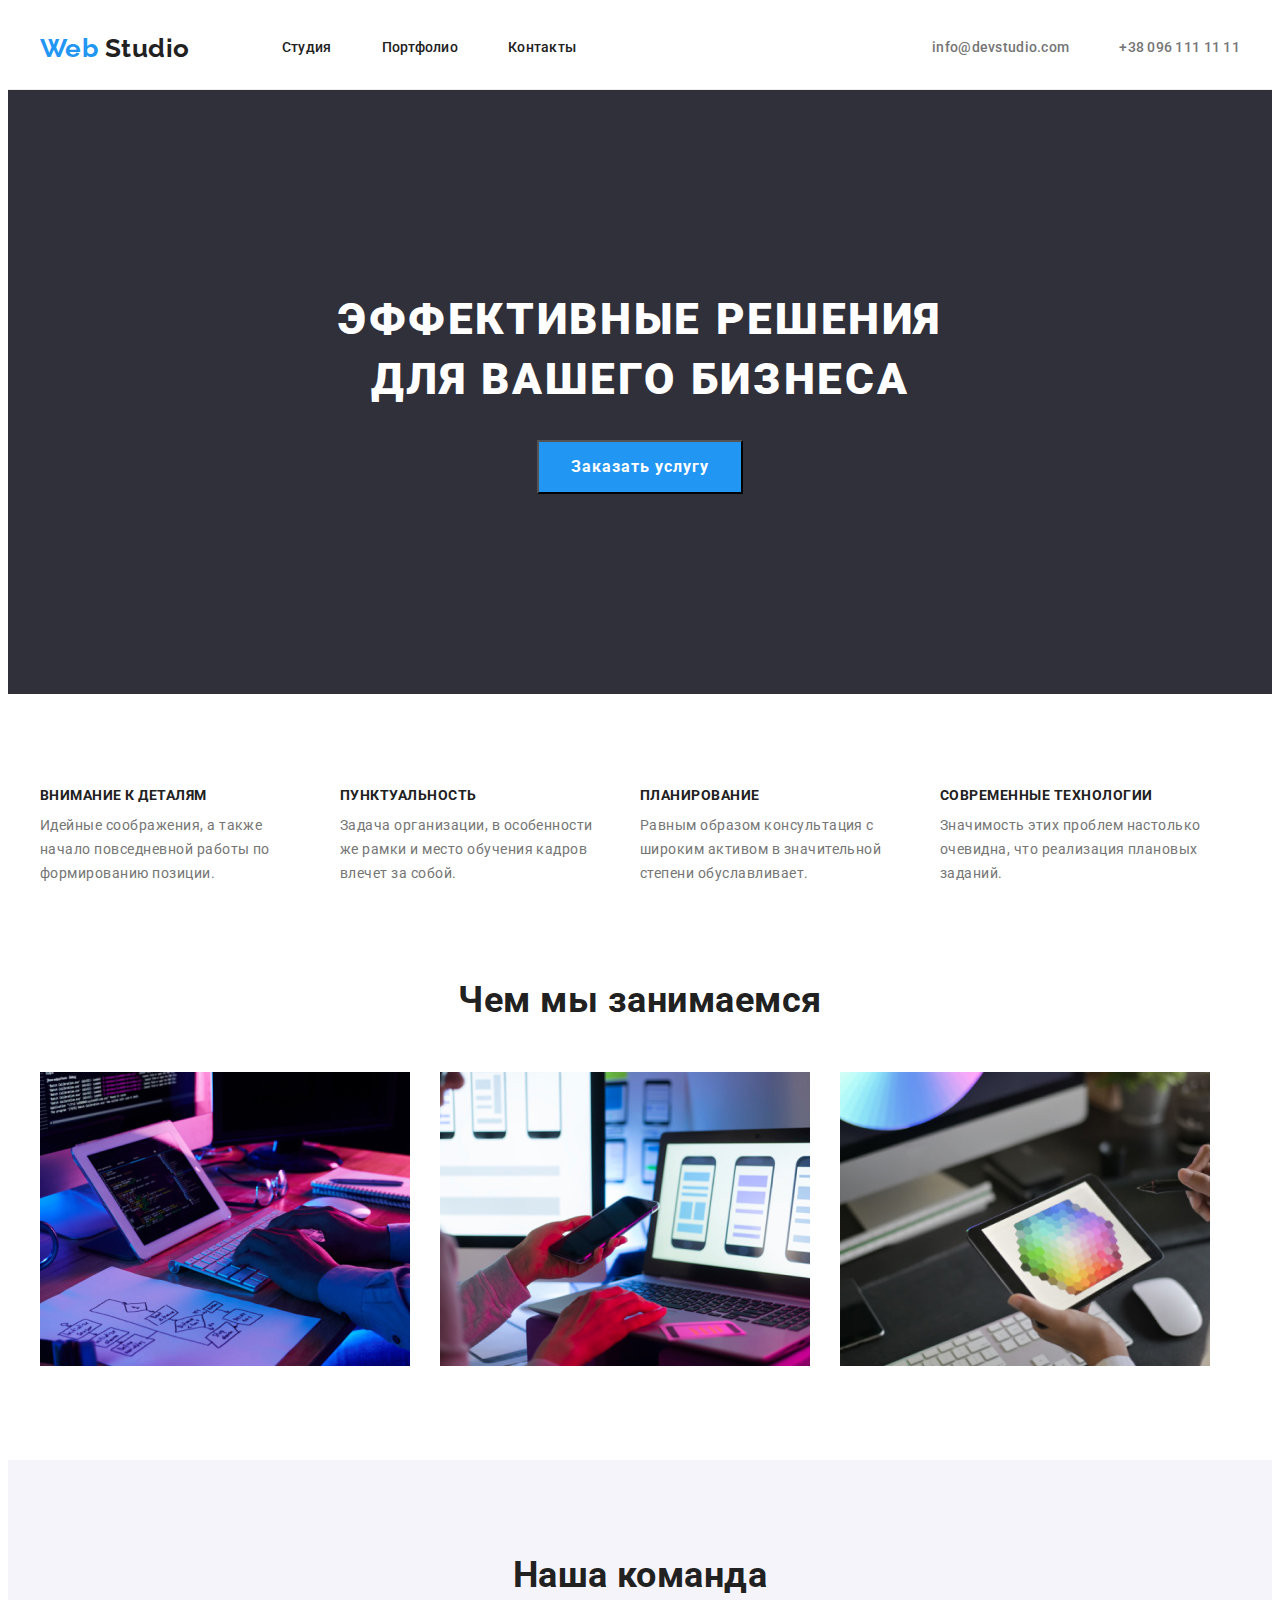
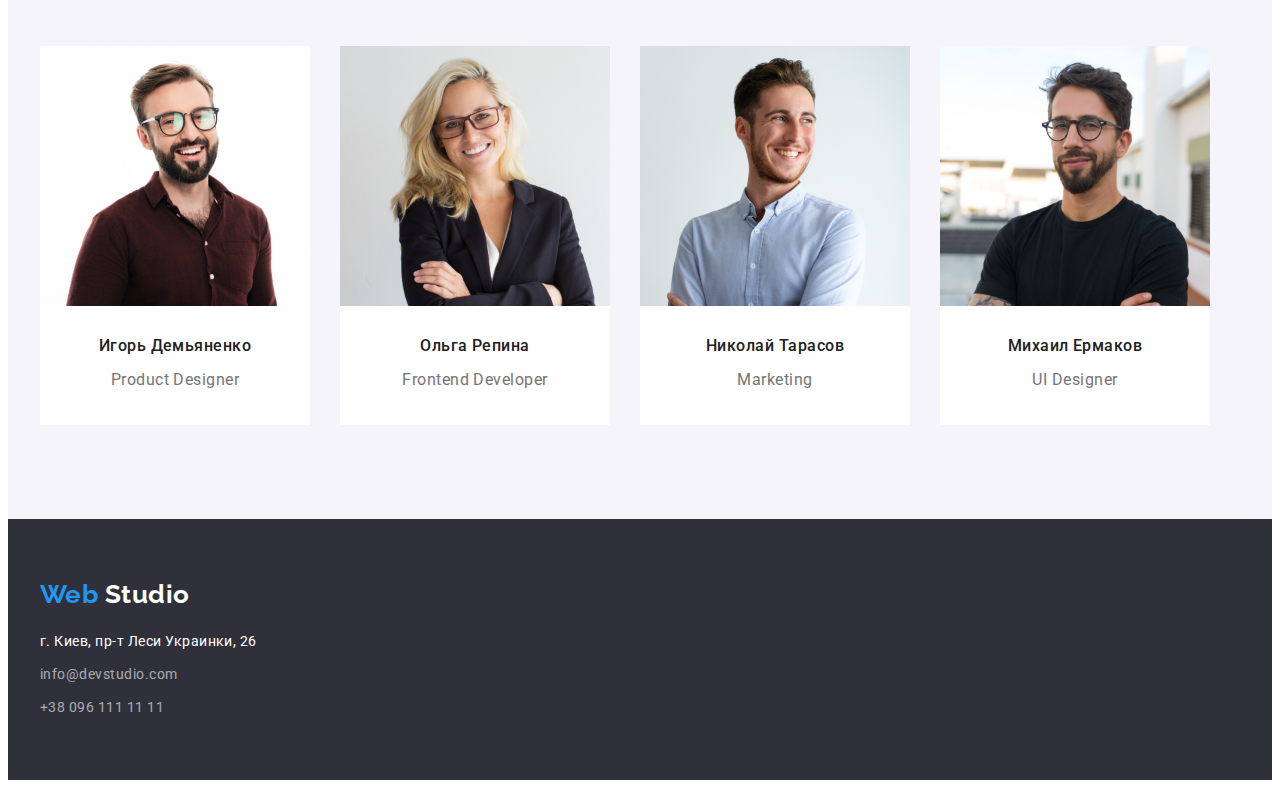
<file: index.html>
<!DOCTYPE html>
<html lang="ru">
<head>
    <meta charset="UTF-8">
    <meta http-equiv="X-UA-Compatible" content="IE=edge">
    <meta name="viewport" content="width=device-width, initial-scale=1.0">
    <title>Document</title>
    <link rel="preconnect" href="https://fonts.googleapis.com">
    <link rel="preconnect" href="https://fonts.gstatic.com" crossorigin>
    <link href="https://fonts.googleapis.com/css2?family=Raleway:wght@700&family=Roboto:wght@400;500;700;900&display=swap" rel="stylesheet">
    <link rel="stylesheet" href="https://cdnjs.cloudflare.com/ajax/libs/modern-normalize/1.1.0/modern-normalize.min.css" integrity="sha512-wpPYUAdjBVSE4KJnH1VR1HeZfpl1ub8YT/NKx4PuQ5NmX2tKuGu6U/JRp5y+Y8XG2tV+wKQpNHVUX03MfMFn9Q==" crossorigin="anonymous" referrerpolicy="no-referrer" />
    <link rel="stylesheet" href="./styles/styles.css"/>
</head>
<body class="page">
  <!--Cap-->
    <header class="page-header">
        <div class="conteiner main-div">
            <nav class="navigation">
                <a href="" class="logo">Web<span class="title"> Studio</span>
                </a>
                   <ul class="site-nav list">
                       <li class="item"><a class="link" href="./index.html">Студия</a></li>
                       <li class="item"><a class="link" href="./portfolio.html">Портфолио</a></li>
                       <li class="item"><a class="link" href="">Контакты</a></li>
                   </ul>             
            </nav>            
                   <ul class="site-list list">
                       <li class="item"><a href="mailto:info@devstudio.com" class="header-text">info@devstudio.com</a></li>
                       <li class="item"><a href="tel:+380961111111" class="header-text">+38 096 111 11 11</a></li>
                   </ul>
        </div>    
    </header>
  <!--Main-->
    <main>
        <!--Hero-->
        <section class="hero">
                <h1 class="hero-title">Эффективные решения для вашего бизнеса</h1>
                <button type="button" class="hero-button">Заказать услугу</button>
                
        </section>        
        <!--Advantages-->
        <section class="section">
            <div class="conteiner">
                <h2 class="section-title" hidden>Advantages</h2>
                <ul class="advantages-list list">
                    <li class="item">
                        <h3 class="advantages-title">Внимание к деталям</h3>
                        <p class="advantages-text">Идейные соображения, а также начало повседневной работы по формированию позиции.</p>
                    </li>
                    <li class="item">
                        <h3 class="advantages-title">Пунктуальность</h3>
                        <p class="advantages-text">Задача организации, в особенности же рамки и место обучения кадров влечет за собой.</p>
                    </li>
                    <li class="item">
                        <h3 class="advantages-title">Планирование</h3>
                        <p class="advantages-text">Равным образом консультация с широким активом в значительной степени обуславливает.</p>
                    </li>
                    <li class="item">
                        <h3 class="advantages-title">Современные технологии</h3>
                        <p class="advantages-text">Значимость этих проблем настолько очевидна, что реализация плановых заданий.</p>
                    </li>
                </ul>
            </div>           
        </section>
        <!--What_we_do-->
        <section class="section no-padding">
            <div class="conteiner mail-do">
                <h2 class="section-title centered">Чем мы занимаемся</h2>
                <ul class="do-list list">
                    <li class="item"><img src="./images/images1/pc1.jpg" alt="picture1" width="370"></li>
                    <li class="item"><img src="./images/images1/pc2.jpg" alt="picture2" width="370"></li>
                    <li class="item"><img src="./images/images1/pc3.jpg" alt="picture3" width="370"></li>
                </ul>
            </div>           
        </section>
        <!--Team-->
        <section class="section team">
            <div class="conteiner">
                <h2 class="section-title centered">Наша команда</h2>
                <ul class="site-nav list">
                    <li class="team-list">
                        <img src="./images/images1/igor.jpg" alt="Игорь Демьяненко" width="270" height="260">
                        <div class="title-text">
                            <h3 class="title">Игорь Демьяненко</h3>
                            <p class="text">Product Designer</p>
                        </div>                     
                    </li>
                    <li class="team-list">
                         <img src="./images/images1/helga.jpg" alt="Ольга Репина" width="270" height="260">
                         <div class="title-text">
                            <h3 class="title">Ольга Репина</h3>
                            <p class="text">Frontend Developer</p>
                         </div>                   
                    </li>
                    <li class="team-list">
                     <img src="./images/images1/nikola.jpg" alt="Николай Тарасов" width="270" height="260">
                     <div class="title-text">
                        <h3 class="title">Николай Тарасов</h3>
                        <p class="text">Marketing</p>
                     </div>                     
                    </li>
                    <li class="team-list">
                     <img src="./images/images1/mih.jpg" alt="Михаил Ермаков" width="270" height="260">
                     <div class="title-text">
                        <h3 class="title">Михаил Ермаков</h3>
                        <p class="text">UI Designer</p>
                     </div>                  
                    </li>
                </ul>
            </div>           
        </section>
    </main>
  <!--Attic-->
    <footer class="footer">
        <div class="conteiner">
            <a href="" class="logo-footer">
                Web<span class="title-footer"> Studio</span>
            </a>
                <div class="footer-text">
                <p class="adress">
                    г. Киев, пр-т Леси Украинки, 26
                </p>
                <a href="mailto:info@devstudio.com" class="adress-mail">info@devstudio.com</a> 
                <a href="tel:+380961111111" class="adress-tel">+38 096 111 11 11</a>
            </div>        
        </div>        
    </footer>
  </body>
</html>
</file>
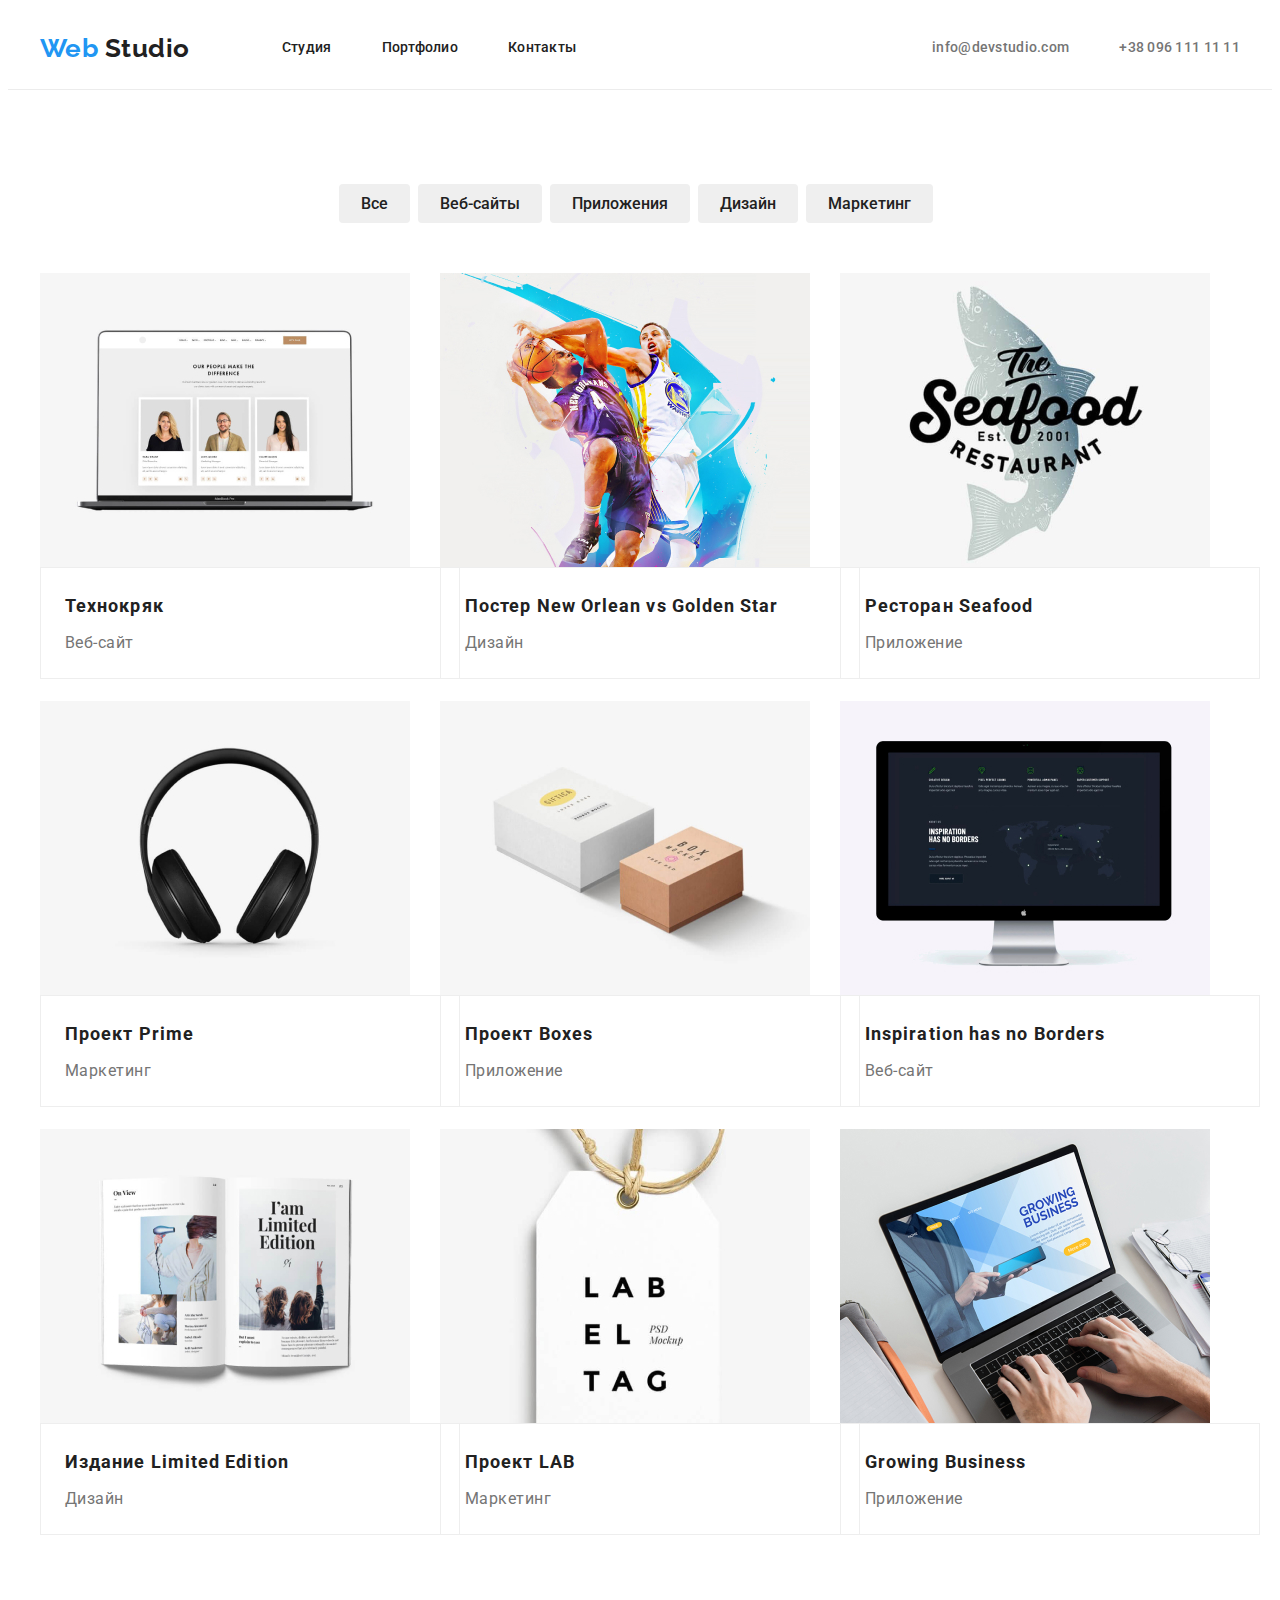
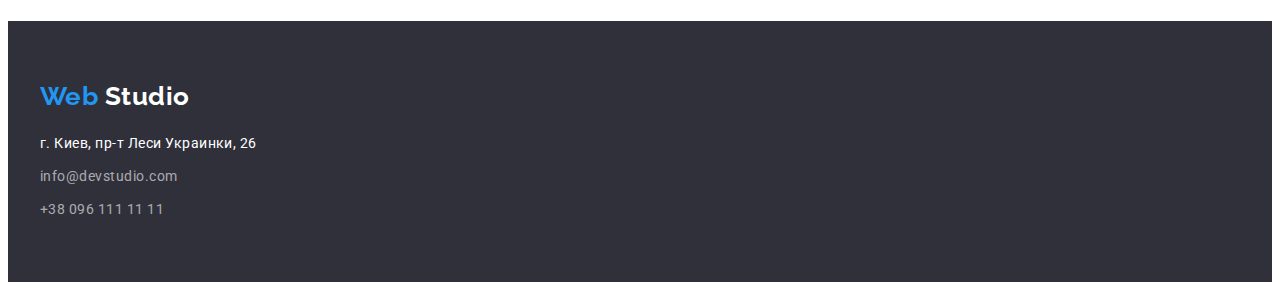
<file: portfolio.html>
<!DOCTYPE html>
<html lang="ru">
<head>
    <meta charset="UTF-8">
    <meta http-equiv="X-UA-Compatible" content="IE=edge">
    <meta name="viewport" content="width=device-width, initial-scale=1.0">
    <title>Document</title>
    <link rel="preconnect" href="https://fonts.googleapis.com">
    <link rel="preconnect" href="https://fonts.gstatic.com" crossorigin>
    <link href="https://fonts.googleapis.com/css2?family=Raleway:wght@700&family=Roboto:wght@400;500;700;900&display=swap" rel="stylesheet">
    <link rel="stylesheet" href="https://cdnjs.cloudflare.com/ajax/libs/modern-normalize/1.1.0/modern-normalize.min.css" integrity="sha512-wpPYUAdjBVSE4KJnH1VR1HeZfpl1ub8YT/NKx4PuQ5NmX2tKuGu6U/JRp5y+Y8XG2tV+wKQpNHVUX03MfMFn9Q==" crossorigin="anonymous" referrerpolicy="no-referrer" />
    <link rel="stylesheet" href="./styles/styles.css"/>
</head>
<body>
    <!--Cap-->
    <header class="page-header">
        <div class="conteiner main-div">
            <nav class="navigation">
                <a href="" class="logo">Web<span class="title"> Studio</span>
                </a>
                   <ul class="site-nav list">
                       <li class="item"><a class="link" href="./index.html">Студия</a></li>
                       <li class="item"><a class="link" href="./portfolio.html">Портфолио</a></li>
                       <li class="item"><a class="link" href="">Контакты</a></li>
                   </ul>             
            </nav>
            
                   <ul class="site-list list">
                       <li class="item"><a href="mailto:info@devstudio.com" class="header-text">info@devstudio.com</a></li>
                       <li class="item"><a href="tel:+380961111111" class="header-text">+38 096 111 11 11</a></li>
                   </ul>
        </div>    
    </header>
  <!--Main-->
    <main>
    <section class="section main">
        <h1 hidden>Our work</h1>
         <!--Filter-->
         <div class="conteiner">
            <h2 class="filter" hidden>Filter</h2>
            <ul class="list-filter">
                <li class="item"><button type="button" class="button-list">Все</button></li>
                <li class="item"><button type="button" class="button-list">Веб-сайты</button></li>
                <li class="item"><button type="button" class="button-list">Приложения</button></li>
                <li class="item"><button type="button" class="button-list">Дизайн</button></li>
                <li class="item"><button type="button" class="button-list">Маркетинг</button></li>
            </ul>
          </div>       
        <!--Project-->
        <div class="conteiner">
            <h2 class="progect"hidden>Project</h2>
            <ul class="project-list list">
                <li class="bloc">
                    <img src="./images/images1/технокряк.jpg" alt="Макет Вєб-сайта" width="370" height="295">
                   
                    <div class="bloc-text">  
                        <h3 class="title">Технокряк</h3>
                        <p class="text">Веб-сайт</p>
                    </div>
                </li>
                <li class="bloc">
                    <img src="./images/images1/ПостерNOGS.jpg" alt="Постер" width="370" height="295">
                  
                    <div class="bloc-text">
                    <h3 class="title">Постер New Orlean vs Golden Star</h3>
                    <p class="text">Дизайн</p>
                    </div>                   
                </li>
                <li class="bloc">
                    <img src="./images/images1/РесторанSeafood.jpg" alt="Макет для ресторана" width="370" height="295">
                   
                    <div class="bloc-text">
                        <h3 class="title">Ресторан Seafood</h3>
                        <p class="text">Приложение</p>
                    </div>                  
                </li>
                <li class="bloc">
                    <img src="./images/images1/ПроектPrime.jpg" alt="наушники" width="370" height="295">
                    <p class="imag-text" hidden>Расширенное описание проекта в текстовом формате </p>
                    <div class="bloc-text">
                        <h3 class="title">Проект Prime</h3>
                        <p class="text">Маркетинг</p>
                    </div>                   
                </li>
                <li class="bloc">
                    <img src="./images/images1/ПроектBoxes.jpg" alt="коробочки" width="370" height="295">
                    <p class="imag-text" hidden>Расширенное описание проекта в текстовом формате </p>
                    <div class="bloc-text">  
                        <h3 class="title">Проект Boxes</h3>
                        <p class="text">Приложение</p>
                    </div>                   
                </li>
                <li class="bloc">
                    <img src="./images/images1/InspirationhasnoBorders.jpg" alt="монитор" width="370" height="295">
                    <p class="imag-text" hidden>Расширенное описание проекта в текстовом формате </p>
                    <div class="bloc-text">
                        <h3 class="title">Inspiration has no Borders</h3>
                        <p class="text">Веб-сайт</p>
                    </div>                  
                </li>
                <li class="bloc">
                    <img src="./images/images1/ИзданиеLimitedEdition.jpg" alt="журнал" width="370" height="295">
                    <p class="imag-text" hidden>Расширенное описание проекта в текстовом формате </p>
                    <div class="bloc-text">
                        <h3 class="title">Издание Limited Edition</h3>
                        <p class="text">Дизайн</p>
                    </div>                  
                </li>
                <li class="bloc">
                    <img src="./images/images1/ПроектLAB.jpg" alt="пост-материал" width="370" height="295">
                    <p class="imag-text" hidden>Расширенное описание проекта в текстовом формате </p>
                    <div class="bloc-text">
                        <h3 class="title">Проект LAB</h3>
                        <p class="text">Маркетинг</p>
                    </div>                   
                </li>
                <li class="bloc">
                    <img src="./images/images1/GrowingBusiness.jpg" alt="ноут с веб-сайтом" width="370" height="295">
                    <p class="imag-text" hidden>Расширенное описание проекта в текстовом формате </p>
                    <div class="bloc-text">
                        <h3 class="title">Growing Business</h3>
                        <p class="text">Приложение</p>
                    </div>                    
                </li>
            </ul>
        </div>
        
    </section>
    </main>
    <!--Attic-->
    <footer class="footer">
        <div class="conteiner">
            <a href="" class="logo-footer">
                Web<span class="title-footer"> Studio</span>
            </a>       
            <div class="footer-text">
                <p class="adress">
                    г. Киев, пр-т Леси Украинки, 26
                </p>
                 <a href="mailto:info@devstudio.com" class="adress-mail">info@devstudio.com</a> 
                <a href="tel:+380961111111" class="adress-tel">+38 096 111 11 11</a>
            </div>        
        </div>        
    </footer>
</body>
</html>
</file>
<file: styles/styles.css>
/*основной цвет текста и телефона #757575*/
/*основной tecxt #212121*/
/*основной цвет фона secshen #E5E5E5*/
/*цвет заголовка в герое h1 #FFFFFF*/
/*цвет ссілок и кнопок (єл.адеса) #2196F3*/
/*цвет фона футера и хыда #2F303A*/
/* цвет серого фона #F5F4FA*/
/**/
:root {
    --primary-text-color: #212121;
    --text-color: #757575;
    --accent-text: #2196F3;
    --herotitle: #FFFFFF;
    --bgr-color: #FFFFFF;

}
/*body */
body {
    height: auto;

    background-color: var(--bgr-color) ;
    color: var(--primary-text-color);
    font-family: Roboto, sans-serif;
    letter-spacing: 0.03em;
}
.list {
    padding: 0;
    margin: 0;
    list-style: none;
}
h1, h2, h3, p {
    margin: 0;
}
     /*общее main*/
.section {
    padding-top: 94px;
    padding-bottom: 94px;
}
.conteiner { 
    display: block;

    width: 1200px;
    margin-left: auto;
    margin-right: auto;
    padding-left: 15px;
    padding-right: 15px;     
}

/*header*/
.page-header {
    border-bottom: 1px solid #ECECEC ;
}
.main-div {
    display: flex;
    align-items: center; 
}
.navigation {
    display: flex;
    margin: 0;
    padding: 0;
}
.logo {
    display: block;
    padding-top: 25px;
    padding-bottom: 25px;
    margin-right: 92px;

    color: var(--accent-text);
    font-family: 'Raleway';
    font-weight: 700;
    font-size: 26px;
    line-height: 1.19;
    text-decoration: none;
}
.title {
    color: var(--primary-text-color);
}
.site-nav,
.site-list  {
    display: flex;    
}
.site-nav .item:not(:last-child),
.site-list .item:not(:last-child) {
      margin-right: 50px;
}
.site-nav a,
.site-list a { 
    display: block;
    padding-top: 32px;
    padding-bottom: 32px; 
   
    color: var(--primary-text-color);
    font-family: inherit;  
    font-weight: 500;
    font-size: 14px;
    line-height: 1.14;
    letter-spacing: 0.02em;
    text-decoration: none; 
}
.site-nav a:hover, .site-nav a:focus {
    color: var(--accent-text);
}
.site-list a:hover, .site-list a:focus {
    color: var(--accent-text);
}
.site-list {
    margin-left: auto;
    list-style: none;
}
.site-list .header-text {
    color: var(--text-color);
    font-weight: 500;
    font-size: 14px;
    line-height: 1.14;
    letter-spacing: 0.02em;
}
/*main*/
     /*общее main*/
.section-title { 
    margin-top: 0;
    margin-bottom: 50px;

    color: var(--primary-text-color);    
    font-weight: 700;
    font-size: 36px;
    line-height: 1.17;
    text-align: center;    
}
.section-title.centered {
    text-align: center;
    font-size: ;
}
.text {
    color: var(--text-color);
}
img {
    display: block;
    max-width: 100%;
    height: auto;
}
        /*Hero*/
.hero {
    padding-top: 200px;
    padding-bottom: 200px;
    background-color: #2F303A;
    text-align: center;
}
.hero-title {
    width: 696px;  
    margin-bottom: 30px;
    margin-top: 0px;
    margin-left: auto;
    margin-right: auto;

    color: var(--herotitle);
    font-weight: 900;
    font-size: 44px;
    line-height: 1.36;
    letter-spacing: 0.06em;
    text-transform: uppercase;
    text-align: center;
}
.hero-button {   
    margin: 0 auto;
    padding-top: 10px;
    padding-bottom: 10px;
    padding-left: 32px;
    padding-right: 32px;
     
    font-family: 'Roboto';
    font-style: normal;
    background-color: var(--accent-text);
    color: var(--herotitle);
    font-weight: 700;
    font-size: 16px;
    line-height: 1.88;
    display: flex;
    align-items: center;  
    letter-spacing: 0.06em;   
}
.site-nav .link.current {
    color: var(--accent-text);
}
       
     /*Advantage*/
.advantages-title {
    margin-top: 0px;
    margin-bottom: 10px;

    font-weight: 700;
    font-size: 14px;
    line-height: 1.14;    
    text-transform: uppercase;
}
.advantages-text {
    margin-top: 0; 

    color: var(--text-color);
    font-size: 14px;
    line-height: 1.71;
}   
.advantages-list {
    display: flex;
    flex-wrap: nowrap;
    margin-top: 0px;
    margin-bottom: 0px; 
}
.advantages-list .item {
    width: 270px; 
}
.advantages-list .item:not(:first-child) {
        margin-left: 30px;
}
     /*DO*/
.section.no-padding {
    padding-top: 0;   
}
.do-list {
    display: flex;
 }
.do-list .item {
    display: flex;
    margin-right: 30px;
}
.do-list .item:last-child {
    margin-right: 0;
}

     /*Team*/
.team {
    background-color: #F5F4FA;
}
.site-nav .team-list {
    margin-top: 0;
    margin-bottom: 0;
    margin-right: 30px;
    align-items: center; 
    background-color: #FFFFFF; 
}
.team-list:last-child {
    margin-right: 0 auto;
}
.title-text {
    padding-top: 30px;
    padding-bottom: 30px;
}
.title-text .title { 
    padding: 0;
    margin-top: 0;
    margin-bottom: 10px;

    font-weight: 500;
    font-size: 16px;
    line-height: 1.19;
    text-align: center;    
}
.title-text .text {
    padding: o;
    margin: 0;

    font-size: 16px;
    line-height: 1.9;
    text-align: center;    
}

/*Footer*/
.footer {
    background-color: #2F303A;
    padding-top: 60px;
    padding-bottom: 60px;
}
.logo-footer {
    display: block;
    padding: 0;   

    color: var(--accent-text);
    font-family: 'Raleway';
    font-weight: 700;
    font-size: 26px;
    line-height: 1.19;
    text-decoration: none;
}
.footer-text {
    display: block;
    width: 231px;
    padding: 0;
    margin-top: 20px;      
}
.adress { 
    margin-top: 0;
    margin-bottom: 9px;
    padding: 0;
    color: var(--herotitle);
    font-size: 14px;
    line-height: 1.7; 
}
.adress-mail {
    display: block;
    margin-bottom: 9px;
    padding: 0;

    color: rgba(255, 255, 255, 0.6);
    font-size: 14px;
    line-height: 1.71;
    text-decoration: none;
}
.adress-tel {
    display: block;
    margin: 0;
    color: rgba(255, 255, 255, 0.6);
    font-size: 14px;
    line-height: 1.71;
    text-decoration: none;
}
.title-footer {
    color: var(--herotitle);
}
/*PAGE PORTFOLIO*/
        /*Filter button*/

.list-filter {
    display: flex;
    align-items: center;
    flex-wrap: nowrap;
    justify-content: center;
    list-style-type: none;
    margin-top: 0;
    margin-bottom: 50px;
    padding: 0;   
}
.list-filter .item {
    margin-right: 8px;
}
.list-filter .item:last-childer {
    margin-right: 0px;
}
.button-list {
    padding-top: 6px;
    padding-bottom: 6px;
    padding-left: 22px;
    padding-right: 22px;
    border: none;
    border-radius: 4px;

    font-family: 'Roboto';
    font-style: normal;  
    color: var(--primary-text-color);
    font-weight: 500;
    font-size: 16px;
    line-height: 1.7;   
    text-align: center;
}
.list-filter:hover,
.list-filter:focus {
    background-color: var(--accent-text);
    color: var(--herotitle);
}

       /*Progect*/
.project-list {
    display: flex;
    flex-wrap: wrap;
    margin: 0;    
}
.bloc {
    width: 370px;
    height: 398px;
    margin-left: 0;
    margin-right: 30px;
    margin-bottom: 30px;
}
.bloc:nth-child(3n) {
    margin-right: 0px;
}
.bloc:nth-last-child(-n + 3) {
    margin-bottom: 0;
}
.bloc-text {
    display: block;
    width: 370px;
    padding-top: 20px;
    padding-bottom: 20px;
    padding-right: 24px;
    padding-left: 24px;
    border: 1px solid #EEEEEE ;;
}
.bloc-text .title {
    margin-bottom: 4px;
    margin-top: 0px;

    color: var(--primary-text-color);
    font-weight: 700;
    font-size: 18px;
    line-height: 2;
    letter-spacing: 0.06em;
}
.bloc-text .text {
    margin: 0;
   color: var(--text-color);
    font-size: 16px;
    line-height: 1.88;
}
</file>
